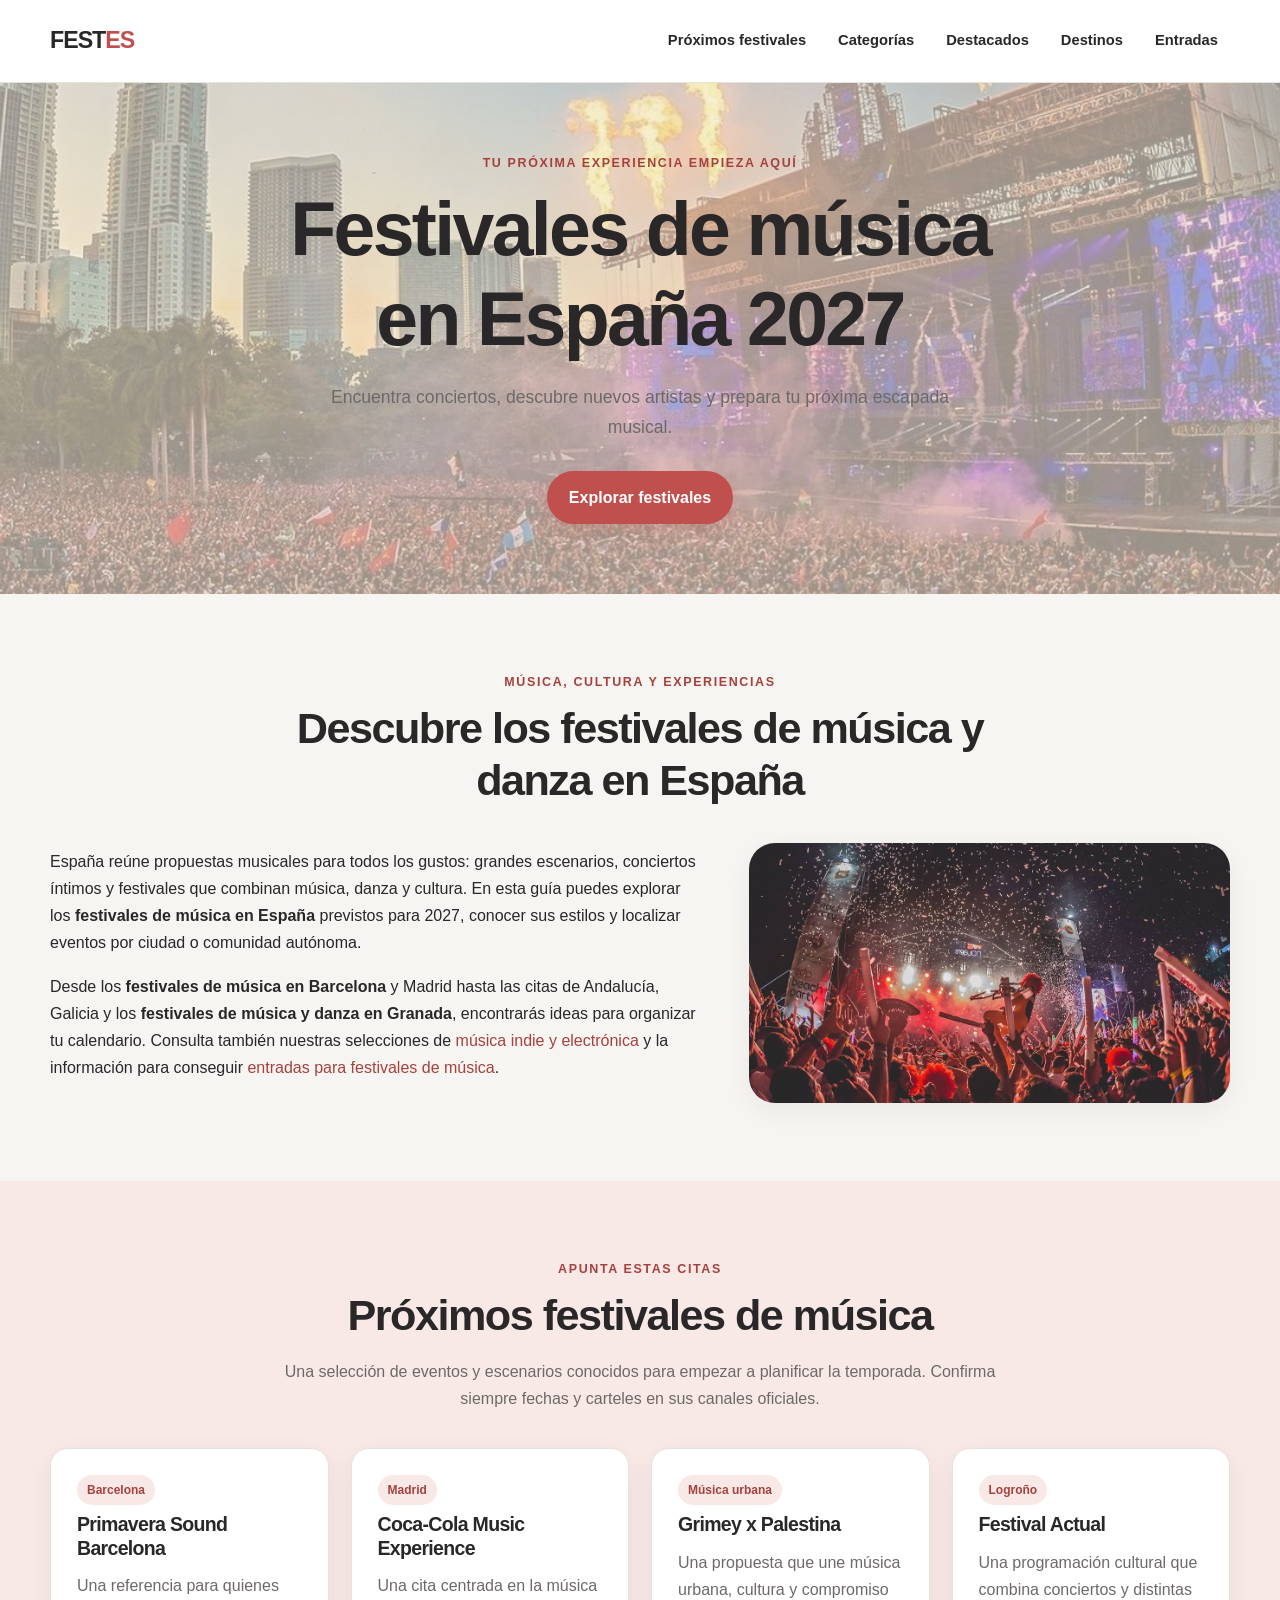
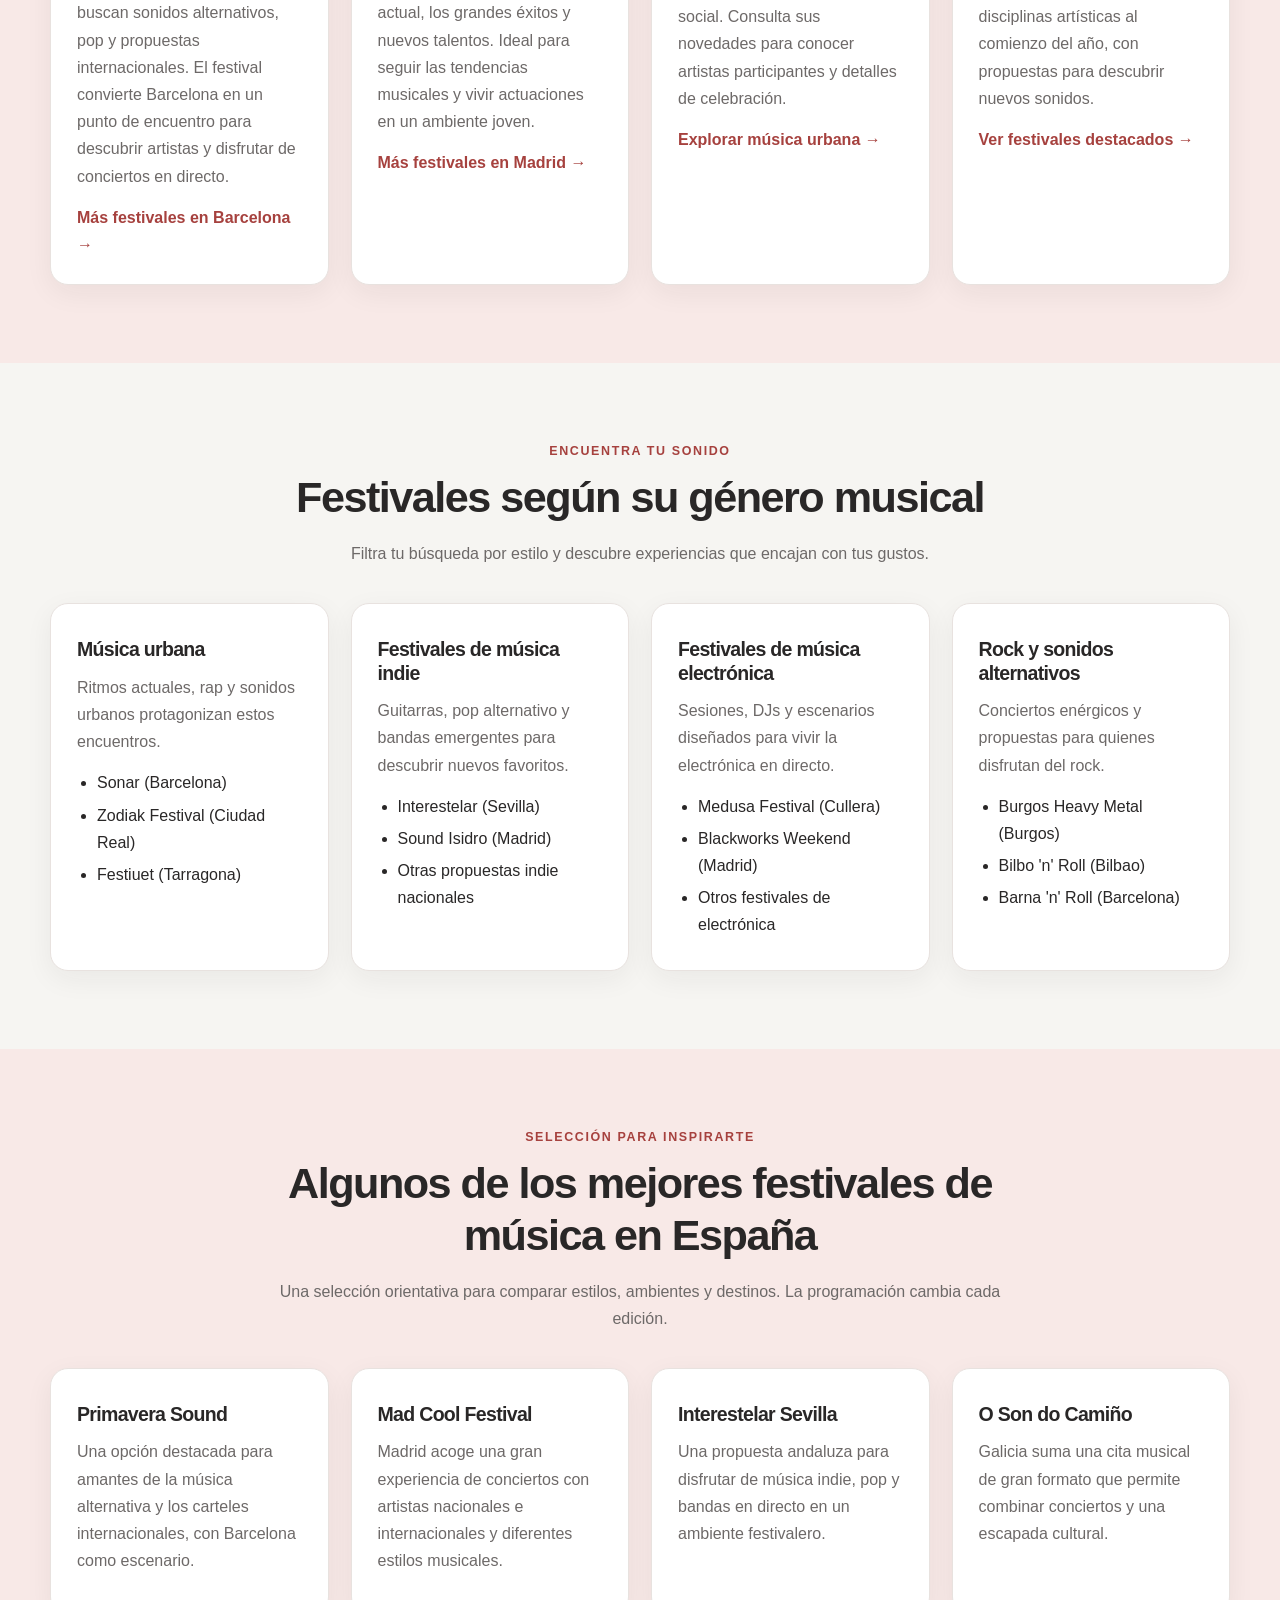
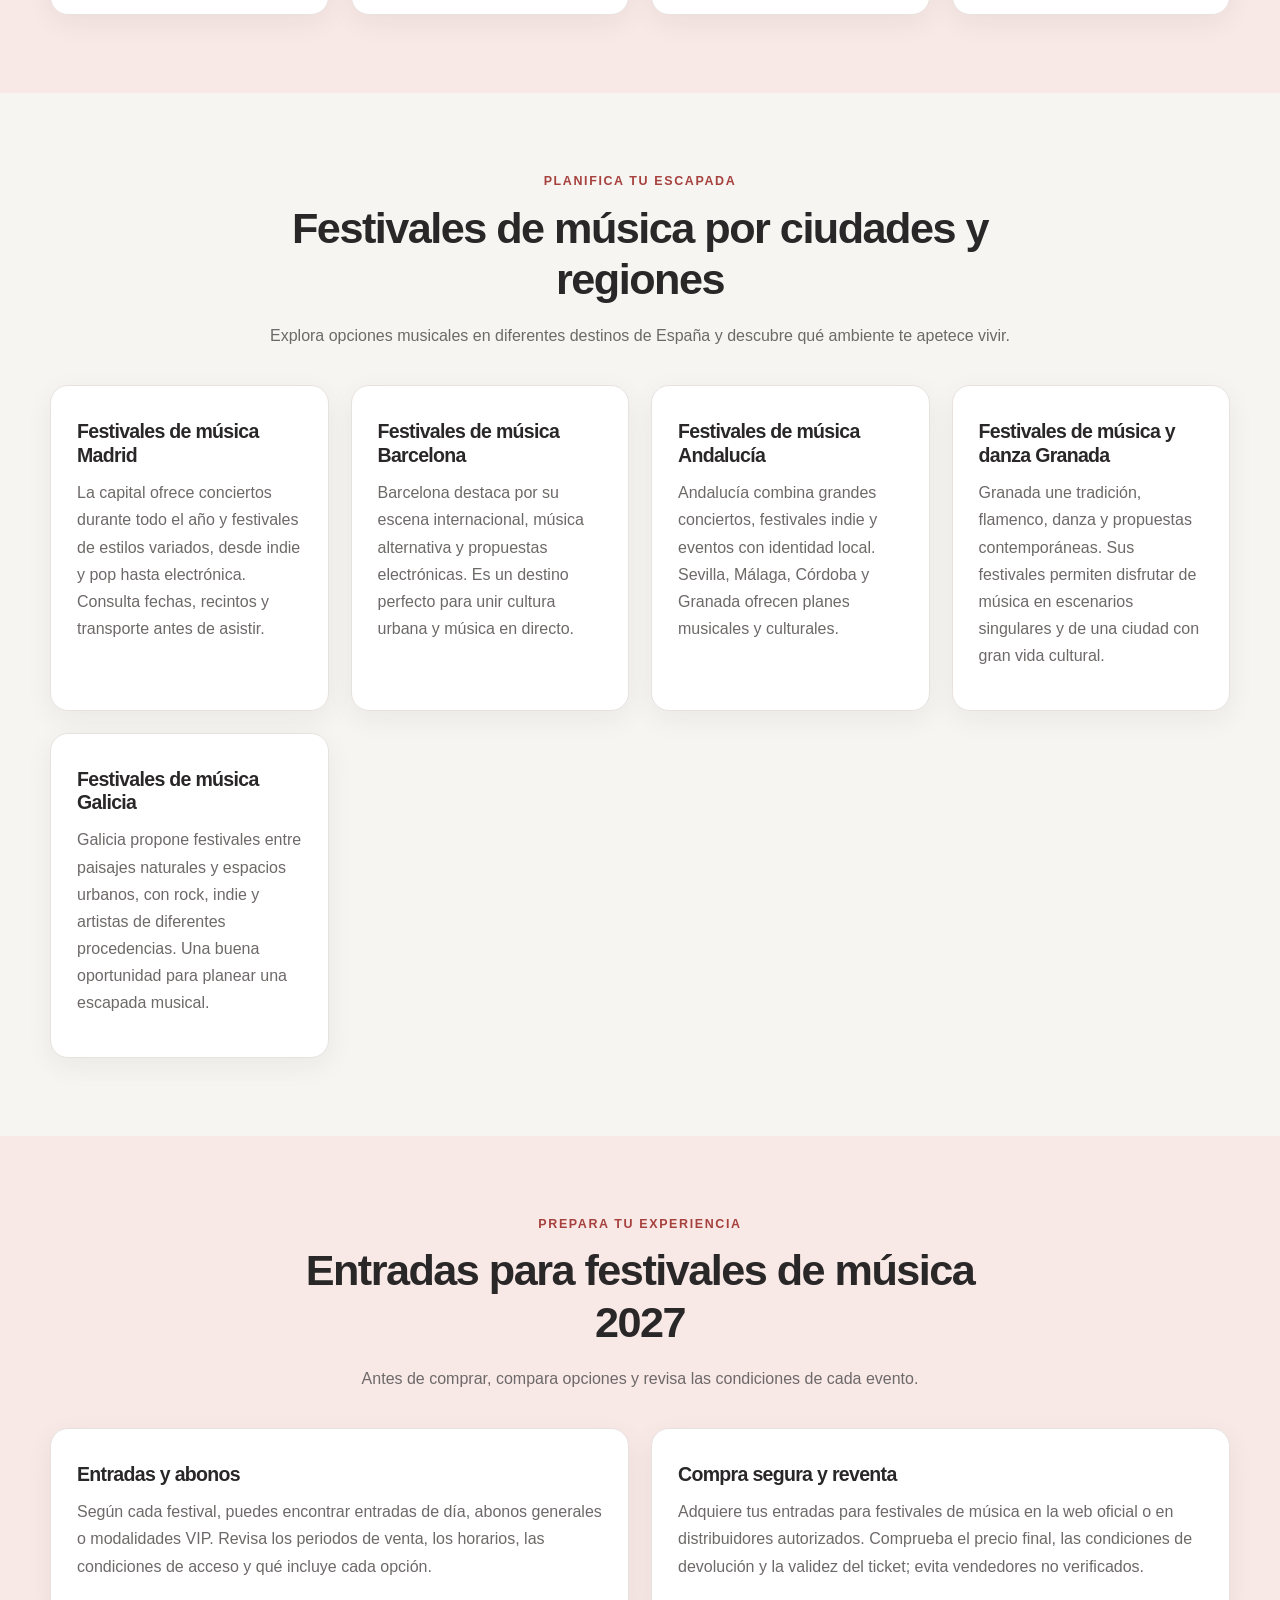
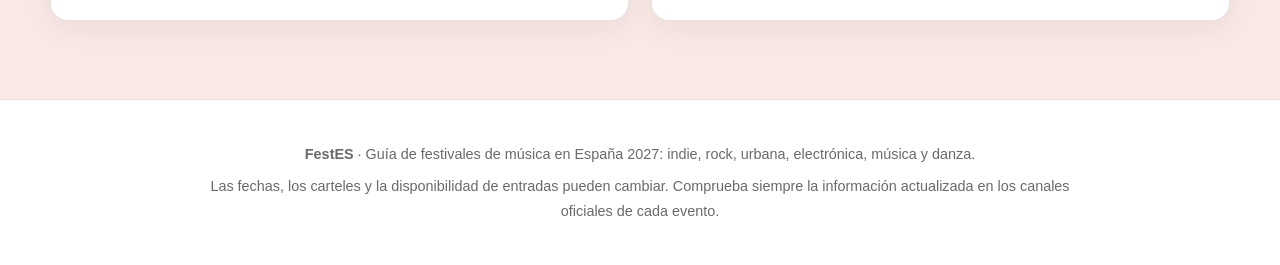
<file: index.html>
<!DOCTYPE html>
<html lang="es">
<head>
    <meta charset="UTF-8">
    <meta name="viewport" content="width=device-width, initial-scale=1.0">

    <title>Festivales de música en España 2027 | Guía por ciudades</title>
    <meta name="description" content="Descubre festivales de música en España en 2027: Barcelona, Madrid, Andalucía, Galicia y Granada. Explora música indie, electrónica, danza y entradas.">
    <meta name="robots" content="index, follow">
    <link rel="stylesheet" href="styles.css">
</head>

<body>
    <!-- CABECERA Y MENÚ DE NAVEGACIÓN -->
    <header class="site-header">
        <div class="header-inner">
            <a class="brand" href="#inicio" aria-label="Inicio - Festivales en España">FEST<span>ES</span></a>
            <nav class="cajas_de_contenido" aria-label="Navegación principal">
                <a href="#proximos_festivales" title="Consultar próximos festivales">Próximos festivales</a>
                <a href="#categorias" title="Explorar festivales por género">Categorías</a>
                <a href="#festivales_destacados" title="Descubrir festivales destacados">Destacados</a>
                <a href="#destinos" title="Explorar festivales por ciudades y regiones">Destinos</a>
                <a href="#compra_entradas" title="Consultar entradas y abonos">Entradas</a>
            </nav>
        </div>
    </header>

    <!-- CONTENIDO PRINCIPAL -->
    <main id="main">
        <section id="inicio" class="hero" aria-labelledby="titulo-principal">
            <img id="foto_arriba" src="header_foto.jpg"
                 alt="Público disfrutando de un festival de música en directo al aire libre"
                 title="Festivales de música en España 2027">
            <div class="hero-content">
                <p class="eyebrow">Tu próxima experiencia empieza aquí</p>
                <h1 id="titulo-principal" class="titulo">Festivales de música en España 2027</h1>
                <p>Encuentra conciertos, descubre nuevos artistas y prepara tu próxima escapada musical.</p>
                <a class="button button-primary" href="#proximos_festivales">Explorar festivales</a>
            </div>
        </section>

        <!-- INTRODUCCIÓN -->
        <section id="introduccion" class="introduccion section">
            <div class="section-heading">
                <p class="eyebrow">Música, cultura y experiencias</p>
                <h2>Descubre los festivales de música y danza en España</h2>
            </div>
            <div class="caja_introduccion">
                <div>
                    <p>España reúne propuestas musicales para todos los gustos: grandes escenarios, conciertos íntimos y festivales que combinan música, danza y cultura. En esta guía puedes explorar los <strong>festivales de música en España</strong> previstos para 2027, conocer sus estilos y localizar eventos por ciudad o comunidad autónoma.</p>
                    <p>Desde los <strong>festivales de música en Barcelona</strong> y Madrid hasta las citas de Andalucía, Galicia y los <strong>festivales de música y danza en Granada</strong>, encontrarás ideas para organizar tu calendario. Consulta también nuestras selecciones de <a href="#categorias">música indie y electrónica</a> y la información para conseguir <a href="#compra_entradas">entradas para festivales de música</a>.</p>
                </div>
                <img src="intro_foto.jpg" alt="Ambiente de un festival con música y público" loading="lazy">
            </div>
        </section>

        <!-- PRÓXIMOS FESTIVALES -->
        <section id="proximos_festivales" class="section section-soft">
            <div class="section-heading">
                <p class="eyebrow">Apunta estas citas</p>
                <h2>Próximos festivales de música</h2>
                <p>Una selección de eventos y escenarios conocidos para empezar a planificar la temporada. Confirma siempre fechas y carteles en sus canales oficiales.</p>
            </div>
            <div class="cajas_de_contenido">
                <article class="caja_de_contenido">
                    <span class="card-tag">Barcelona</span>
                    <h3>Primavera Sound Barcelona</h3>
                    <p>Una referencia para quienes buscan sonidos alternativos, pop y propuestas internacionales. El festival convierte Barcelona en un punto de encuentro para descubrir artistas y disfrutar de conciertos en directo.</p>
                    <a href="#destinos">Más festivales en Barcelona →</a>
                </article>
                <article class="caja_de_contenido">
                    <span class="card-tag">Madrid</span>
                    <h3>Coca-Cola Music Experience</h3>
                    <p>Una cita centrada en la música actual, los grandes éxitos y nuevos talentos. Ideal para seguir las tendencias musicales y vivir actuaciones en un ambiente joven.</p>
                    <a href="#destinos">Más festivales en Madrid →</a>
                </article>
                <article class="caja_de_contenido">
                    <span class="card-tag">Música urbana</span>
                    <h3>Grimey x Palestina</h3>
                    <p>Una propuesta que une música urbana, cultura y compromiso social. Consulta sus novedades para conocer artistas participantes y detalles de celebración.</p>
                    <a href="#categorias">Explorar música urbana →</a>
                </article>
                <article class="caja_de_contenido">
                    <span class="card-tag">Logroño</span>
                    <h3>Festival Actual</h3>
                    <p>Una programación cultural que combina conciertos y distintas disciplinas artísticas al comienzo del año, con propuestas para descubrir nuevos sonidos.</p>
                    <a href="#festivales_destacados">Ver festivales destacados →</a>
                </article>
            </div>
        </section>

        <!-- CATEGORÍAS MUSICALES -->
        <section id="categorias" class="section">
            <div class="section-heading">
                <p class="eyebrow">Encuentra tu sonido</p>
                <h2>Festivales según su género musical</h2>
                <p>Filtra tu búsqueda por estilo y descubre experiencias que encajan con tus gustos.</p>
            </div>
            <div class="cajas_de_contenido">
                <article class="caja_de_contenido">
                    <h3>Música urbana</h3>
                    <p>Ritmos actuales, rap y sonidos urbanos protagonizan estos encuentros.</p>
                    <ul>
                        <li>Sonar (Barcelona)</li>
                        <li>Zodiak Festival (Ciudad Real)</li>
                        <li>Festiuet (Tarragona)</li>
                    </ul>
                </article>
                <article class="caja_de_contenido">
                    <h3>Festivales de música indie</h3>
                    <p>Guitarras, pop alternativo y bandas emergentes para descubrir nuevos favoritos.</p>
                    <ul>
                        <li>Interestelar (Sevilla)</li>
                        <li>Sound Isidro (Madrid)</li>
                        <li>Otras propuestas indie nacionales</li>
                    </ul>
                </article>
                <article class="caja_de_contenido">
                    <h3>Festivales de música electrónica</h3>
                    <p>Sesiones, DJs y escenarios diseñados para vivir la electrónica en directo.</p>
                    <ul>
                        <li>Medusa Festival (Cullera)</li>
                        <li>Blackworks Weekend (Madrid)</li>
                        <li>Otros festivales de electrónica</li>
                    </ul>
                </article>
                <article class="caja_de_contenido">
                    <h3>Rock y sonidos alternativos</h3>
                    <p>Conciertos enérgicos y propuestas para quienes disfrutan del rock.</p>
                    <ul>
                        <li>Burgos Heavy Metal (Burgos)</li>
                        <li>Bilbo 'n' Roll (Bilbao)</li>
                        <li>Barna 'n' Roll (Barcelona)</li>
                    </ul>
                </article>
            </div>
        </section>

        <!-- FESTIVALES DESTACADOS -->
        <section id="festivales_destacados" class="section section-soft">
            <div class="section-heading">
                <p class="eyebrow">Selección para inspirarte</p>
                <h2>Algunos de los mejores festivales de música en España</h2>
                <p>Una selección orientativa para comparar estilos, ambientes y destinos. La programación cambia cada edición.</p>
            </div>
            <div class="cajas_de_contenido">
                <article class="caja_de_contenido">
                    <h3>Primavera Sound</h3>
                    <p>Una opción destacada para amantes de la música alternativa y los carteles internacionales, con Barcelona como escenario.</p>
                </article>
                <article class="caja_de_contenido">
                    <h3>Mad Cool Festival</h3>
                    <p>Madrid acoge una gran experiencia de conciertos con artistas nacionales e internacionales y diferentes estilos musicales.</p>
                </article>
                <article class="caja_de_contenido">
                    <h3>Interestelar Sevilla</h3>
                    <p>Una propuesta andaluza para disfrutar de música indie, pop y bandas en directo en un ambiente festivalero.</p>
                </article>
                <article class="caja_de_contenido">
                    <h3>O Son do Camiño</h3>
                    <p>Galicia suma una cita musical de gran formato que permite combinar conciertos y una escapada cultural.</p>
                </article>
            </div>
        </section>

        <!-- FESTIVALES POR DESTINO -->
        <section id="destinos" class="section">
            <div class="section-heading">
                <p class="eyebrow">Planifica tu escapada</p>
                <h2>Festivales de música por ciudades y regiones</h2>
                <p>Explora opciones musicales en diferentes destinos de España y descubre qué ambiente te apetece vivir.</p>
            </div>
            <div class="cajas_de_contenido">
                <article class="caja_de_contenido">
                    <h3>Festivales de música Madrid</h3>
                    <p>La capital ofrece conciertos durante todo el año y festivales de estilos variados, desde indie y pop hasta electrónica. Consulta fechas, recintos y transporte antes de asistir.</p>
                </article>
                <article class="caja_de_contenido">
                    <h3>Festivales de música Barcelona</h3>
                    <p>Barcelona destaca por su escena internacional, música alternativa y propuestas electrónicas. Es un destino perfecto para unir cultura urbana y música en directo.</p>
                </article>
                <article class="caja_de_contenido">
                    <h3>Festivales de música Andalucía</h3>
                    <p>Andalucía combina grandes conciertos, festivales indie y eventos con identidad local. Sevilla, Málaga, Córdoba y Granada ofrecen planes musicales y culturales.</p>
                </article>
                <article class="caja_de_contenido">
                    <h3>Festivales de música y danza Granada</h3>
                    <p>Granada une tradición, flamenco, danza y propuestas contemporáneas. Sus festivales permiten disfrutar de música en escenarios singulares y de una ciudad con gran vida cultural.</p>
                </article>
                <article class="caja_de_contenido">
                    <h3>Festivales de música Galicia</h3>
                    <p>Galicia propone festivales entre paisajes naturales y espacios urbanos, con rock, indie y artistas de diferentes procedencias. Una buena oportunidad para planear una escapada musical.</p>
                </article>
            </div>
        </section>

        <!-- INFORMACIÓN SOBRE ENTRADAS -->
        <section id="compra_entradas" class="section section-soft">
            <div class="section-heading">
                <p class="eyebrow">Prepara tu experiencia</p>
                <h2>Entradas para festivales de música 2027</h2>
                <p>Antes de comprar, compara opciones y revisa las condiciones de cada evento.</p>
            </div>
            <div class="cajas_de_contenido entradas-grid">
                <article class="caja_de_contenido">
                    <h3>Entradas y abonos</h3>
                    <p>Según cada festival, puedes encontrar entradas de día, abonos generales o modalidades VIP. Revisa los periodos de venta, los horarios, las condiciones de acceso y qué incluye cada opción.</p>
                </article>
                <article class="caja_de_contenido">
                    <h3>Compra segura y reventa</h3>
                    <p>Adquiere tus entradas para festivales de música en la web oficial o en distribuidores autorizados. Comprueba el precio final, las condiciones de devolución y la validez del ticket; evita vendedores no verificados.</p>
                </article>
            </div>
        </section>
    </main>

    <!-- PIE DE PÁGINA -->
    <footer class="site-footer">
        <p><strong>FestES</strong> · Guía de festivales de música en España 2027: indie, rock, urbana, electrónica, música y danza.</p>
        <p>Las fechas, los carteles y la disponibilidad de entradas pueden cambiar. Comprueba siempre la información actualizada en los canales oficiales de cada evento.</p>
    </footer>
</body>
</html>
</file>
<file: styles.css>
/* =========================
   FESTES · SISTEMA DE DISEÑO
   Cambia la paleta desde :root
   ========================= */
:root {
    --color-primary: #c0504d;
    --color-primary-dark: #a6413e;
    --color-primary-soft: #f8e9e7;
    --color-background: #f6f5f2;
    --color-surface: #ffffff;
    --color-text: #292727;
    --color-muted: #6d6968;
    --color-border: #e8e2df;
    --color-highlight: #f3e8d9;

    --font-main: "Inter", "Segoe UI", Arial, sans-serif;
    --radius-small: 10px;
    --radius-medium: 18px;
    --radius-large: 26px;
    --shadow-card: 0 8px 28px rgba(41, 39, 39, 0.06);
    --container-width: 1180px;
}

/* Reset y base */
* {
    box-sizing: border-box;
}

html {
    scroll-behavior: smooth;
    scroll-padding-top: 105px;
}

body {
    margin: 0;
    color: var(--color-text);
    background: var(--color-background);
    font-family: var(--font-main);
    line-height: 1.7;
}

img {
    display: block;
    max-width: 100%;
}

a {
    color: var(--color-primary-dark);
    text-decoration: none;

}




/* Cabecera */
.site-header {
    position: sticky;
    top: 0;
    z-index: 10;
    background: rgba(255, 255, 255, 0.94);
    border-bottom: 1px solid var(--color-border);
    backdrop-filter: blur(12px);
}

.header-inner {
    width: min(var(--container-width), calc(100% - 40px));
    min-height: 82px;
    margin: 0 auto;
    display: flex;
    align-items: center;
    justify-content: space-between;
    gap: 28px;
}

.brand {
    color: var(--color-text);
    font-size: 1.45rem;
    font-weight: 850;
    letter-spacing: -1px;
}

.brand span {
    color: var(--color-primary);
}

.cajas_de_contenido {
    display: grid;
    grid-template-columns: repeat(4, minmax(0, 1fr));
    gap: 22px;
}

nav.cajas_de_contenido {
    display: flex;
    flex-wrap: wrap;
    justify-content: flex-end;
    gap: 8px;
}

nav a {
    padding: 9px 12px;
    color: var(--color-text);
    font-size: 0.92rem;
    font-weight: 600;
    border-radius: 999px;
}

nav a:hover {
    color: var(--color-primary-dark);

    text-decoration: none;
}

/* Hero */
.hero {
    position: relative;
    min-height: 490px;
    display: grid;
    place-items: center;
    overflow: hidden;
    background: var(--color-highlight);
}

#foto_arriba {
    position: absolute;
    inset: 0;
    width: 100%;
    height: 100%;
    object-fit: cover;
    opacity: 0.38;
}

.hero-content {
    position: relative;
    width: min(850px, calc(100% - 40px));
    padding: 70px 0;
    text-align: center;
}

.eyebrow {
    margin: 0 0 10px;
    color: var(--color-primary-dark);
    font-size: 0.78rem;
    font-weight: 800;
    letter-spacing: 0.13em;
    text-transform: uppercase;
}

.titulo,
h1,
h2,
h3 {
    line-height: 1.2;
    letter-spacing: -0.035em;
}

.hero h1 {
    max-width: 800px;
    margin: 0 auto 18px;
    font-size: clamp(2.4rem, 6vw, 4.7rem);
}

.hero-content > p:not(.eyebrow) {
    max-width: 620px;
    margin: 0 auto 28px;
    color: var(--color-muted);
    font-size: 1.1rem;
}

.button {
    display: inline-flex;
    align-items: center;
    justify-content: center;
    padding: 13px 22px;
    border-radius: 999px;
    font-weight: 700;
}

.button-primary {
    color: var(--color-surface);
    background: var(--color-primary);
    box-shadow: 0 8px 20px rgba(192, 80, 77, 0.2);
}

.button-primary:hover {
    color: var(--color-surface);
    background: var(--color-primary-dark);
    text-decoration: none;
}

/* Secciones */
.section,
.introduccion {
    padding: 78px max(20px, calc((100% - var(--container-width)) / 2));
}

.section-soft {
    background: var(--color-primary-soft);
}

.section-heading {
    max-width: 760px;
    margin: 0 auto 36px;
    text-align: center;
}

.section-heading h2,
.introduccion h2 {
    margin: 0 0 16px;
    font-size: clamp(1.8rem, 3.5vw, 2.7rem);
}

.section-heading > p:not(.eyebrow) {
    margin: 0;
    color: var(--color-muted);
}

.caja_introduccion {
    max-width: var(--container-width);
    margin: 0 auto;
    display: grid;
    grid-template-columns: 1.15fr 0.85fr;
    align-items: center;
    gap: 48px;
}

.caja_introduccion p {
    margin-top: 0;
}

.caja_introduccion img {
    width: 100%;
    min-height: 260px;
    max-height: 360px;
    object-fit: cover;
    border-radius: var(--radius-large);
    box-shadow: var(--shadow-card);
}

/* Tarjetas */
.caja_de_contenido {
    min-width: 0;
    padding: 26px;
    background: var(--color-surface);
    border: 1px solid var(--color-border);
    border-radius: var(--radius-medium);
    text-align: left;
    box-shadow: var(--shadow-card);
 
}



.caja_de_contenido h3 {
    margin: 8px 0 12px;
    font-size: 1.22rem;
}

.caja_de_contenido p {
    margin: 0 0 14px;
    color: var(--color-muted);
}

.caja_de_contenido ul {
    margin: 0;
    padding-left: 20px;
}

.caja_de_contenido li {
    margin: 5px 0;
}

.caja_de_contenido a {
    font-weight: 700;
}

.card-tag {
    display: inline-block;
    padding: 5px 10px;
    color: var(--color-primary-dark);
    background: var(--color-primary-soft);
    border-radius: 999px;
    font-size: 0.75rem;
    font-weight: 800;
}

/* Entradas */
.entradas-grid {
    grid-template-columns: repeat(2, minmax(0, 1fr));
}

/* Footer */
.site-footer {
    padding: 34px 20px;
    color: var(--color-muted);
    background: var(--color-surface);
    border-top: 1px solid var(--color-border);
    text-align: center;
    font-size: 0.9rem;
}

.site-footer p {
    max-width: 900px;
    margin: 8px auto;
}

/* Responsive */
@media (max-width: 1000px) {
    .header-inner {
        flex-direction: column;
        justify-content: center;
        padding: 15px 0;
        gap: 8px;
    }

    nav.cajas_de_contenido {
        justify-content: center;
    }

    .cajas_de_contenido {
        grid-template-columns: repeat(2, minmax(0, 1fr));
    }

    .caja_introduccion {
        gap: 28px;
    }
}

@media (max-width: 650px) {
    html {
        scroll-padding-top: 150px;
    }

    .hero {
        min-height: 410px;
    }

    .section,
    .introduccion {
        padding: 54px 20px;
    }

    .cajas_de_contenido,
    .entradas-grid,
    .caja_introduccion {
        grid-template-columns: 1fr;
    }

    .caja_introduccion img {
        min-height: 210px;
    }

    nav a {
        padding: 7px 9px;
        font-size: 0.82rem;
    }
}
</file>
